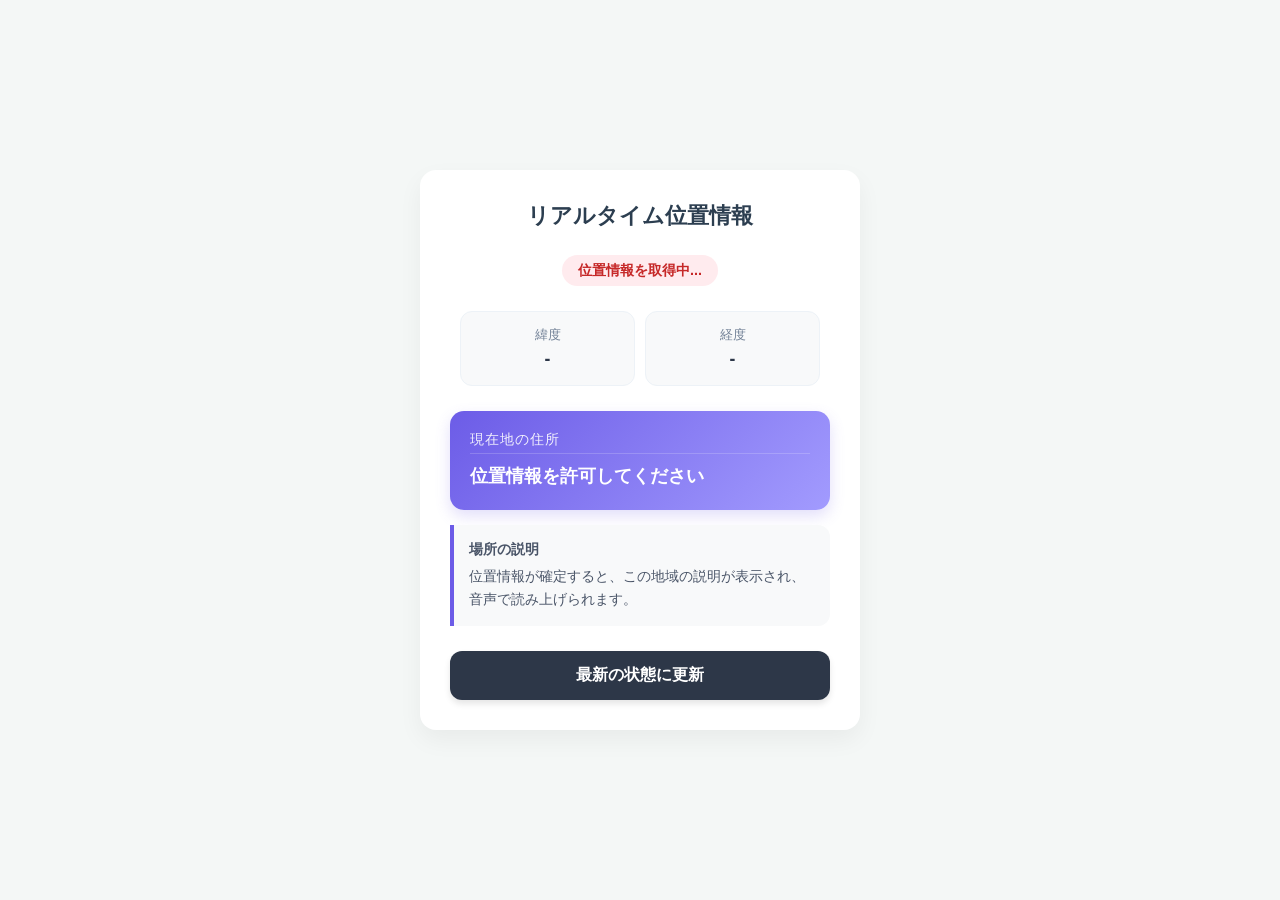
<file: index.html>
<!DOCTYPE html>
<html lang="ja">
<head>
    <meta charset="UTF-8">
    <meta name="viewport" content="width=device-width, initial-scale=1.0">
    <title>リアルタイム位置情報＆現在地住所・音声解説</title>
    <link rel="stylesheet" href="style3.css">
</head>
<body>

<div class="container">
    <h2>リアルタイム位置情報</h2>
    <p class="status" id="status">位置情報を取得中...</p>
    
    <div class="card-grid">
        <div class="card">
            <span class="card-label">緯度</span>
            <span class="card-value" id="latitude">-</span>
        </div>
        <div class="card">
            <span class="card-label">経度</span>
            <span class="card-value" id="longitude">-</span>
        </div>
    </div>
    
    <div class="address-box">
        <div class="address-label">現在地の住所</div>
        <div class="address-value" id="address">位置情報を許可してください</div>
    </div>

    <div class="description-box">
        <div class="description-label" id="description-title">場所の説明</div>
        <div class="description-value" id="description-text">位置情報が確定すると、この地域の説明が表示され、音声で読み上げられます。</div>
    </div>

    <button id="refresh-btn" class="refresh-button">最新の状態に更新</button>
</div>

<script>
    const statusText = document.getElementById('status');
    const latText = document.getElementById('latitude');
    const lngText = document.getElementById('longitude');
    const addressText = document.getElementById('address');
    const descriptionTitle = document.getElementById('description-title');
    const descriptionText = document.getElementById('description-text');
    const refreshBtn = document.getElementById('refresh-btn');

    let lastLat = 0;
    let lastLng = 0;
    const options = {
        enableHighAccuracy: true,
        timeout: 10000,
        maximumAge: 0
    };

    if (!navigator.geolocation) {
        statusText.textContent = "お使いのブラウザは位置情報に対応していません。";
        statusText.classList.add('error');
    } else {
        navigator.geolocation.watchPosition(success, error, options);
    }

    function success(position) {
        statusText.textContent = "位置情報を常時更新中";
        statusText.className = "status success";
        refreshBtn.classList.remove('loading');

        const lat = position.coords.latitude;
        const lng = position.coords.longitude;

        latText.textContent = lat.toFixed(6);
        lngText.textContent = lng.toFixed(6);

        if (lastLat === 0 || Math.abs(lat - lastLat) > 0.0001 || Math.abs(lng - lastLng) > 0.0001) {
            lastLat = lat;
            lastLng = lng;
            updateAddress(lat, lng);
        }
    }

    // 緯度・経度から現在地の住所を取得する関数
    async function updateAddress(lat, lng) {
        addressText.textContent = "現在地を解析中...";
        const url = `https://nominatim.openstreetmap.org/reverse?format=json&lat=${lat}&lon=${lng}&zoom=18&addressdetails=1&accept-language=ja`;

        try {
            const response = await fetch(url, {
                headers: { 'Accept-Language': 'ja,en-US;q=0.9,en;q=0.8' }
            });
            if (!response.ok) throw new Error('Network error');
            const data = await response.json();
            
            if (data && data.address) {
                const addr = data.address;
                const prefecture = addr.province || addr.prefecture || addr.state || ""; 
                const city = addr.city || addr.town || addr.village || addr.city_district || ""; 
                const suburb = addr.suburb || addr.neighbourhood || ""; 
                const houseNumber = addr.house_number || ""; 

                let fullAddress = `${prefecture}${city}${suburb}${houseNumber}`;
                
                if (!fullAddress && data.display_name) {
                    fullAddress = data.display_name.replace(/, 日本$/, '').split(', ').reverse().join('');
                }
                addressText.textContent = fullAddress || "住所の詳細が取得できませんでした";

                const searchKeyword = city || prefecture;
                if (searchKeyword) {
                    fetchLocationDescription(searchKeyword);
                }
            } else {
                addressText.textContent = "現在地の住所が見つかりませんでした";
            }
        } catch (err) {
            console.error(err);
            addressText.textContent = "住所の取得に失敗しました";
        }
    }

    // Wikipedia APIを使って場所の説明文を取得する関数
    async function fetchLocationDescription(keyword) {
        descriptionText.textContent = `${keyword}の解説を検索中...`;
        const url = `https://ja.wikipedia.org/w/api.php?format=json&action=query&prop=extracts&exintro&explaintext&redirects=1&titles=${encodeURIComponent(keyword)}&origin=*`;

        try {
            const response = await fetch(url);
            const data = await response.json();
            
            const pages = data.query.pages;
            const pageId = Object.keys(pages)[0];
            
            if (pageId !== "-1") {
                const extract = pages[pageId].extract;
                descriptionTitle.textContent = `${keyword} について`;
                
                // 画面表示用には長すぎるので200文字にカット
                const shortText = extract.length > 200 ? extract.substr(0, 200) + "..." : extract;
                descriptionText.textContent = shortText;

                // 追加：音声読み上げの実行（読み上げはカット前の綺麗な文章で行います）
                speakText(`${keyword}について説明します。${extract}`);
            } else {
                const failedText = `${keyword}に関する詳しい説明文が見つかりませんでした。`;
                descriptionText.textContent = failedText;
                speakText(failedText);
            }
        } catch (err) {
            console.error(err);
            descriptionText.textContent = "説明文の取得に失敗しました。";
        }
    }

    // 追加：Web Speech APIによる音声合成（読み上げ）関数
    function speakText(text) {
        // すでに別の文章を喋っている場合は、一旦完全に停止する（声の重なり防止）
        if (window.speechSynthesis.speaking) {
            window.speechSynthesis.cancel();
        }

        // 喋らせたいテキストと言語（日本語）を設定
        const utterance = new SpeechSynthesisUtterance(text);
        utterance.lang = 'ja-JP'; 
        utterance.rate = 1.0;  // 読み上げスピード（0.5 〜 2.0 で調節可能）
        utterance.pitch = 1.0; // 声の高さ（0.5 〜 2.0 で調節可能）

        // 音声ボックス（description-box）に喋っている間の視覚的エフェクトをつける
        const box = document.querySelector('.description-box');
        utterance.onstart = () => box.classList.add('speaking');
        utterance.onend = () => box.classList.remove('speaking');
        utterance.onerror = () => box.classList.remove('speaking');

        // 読み上げを開始
        window.speechSynthesis.speak(utterance);
    }

    function error(err) {
        statusText.className = "status error";
        refreshBtn.classList.remove('loading');
    }

    refreshBtn.addEventListener('click', () => {
        statusText.textContent = "手動で最新情報を取得中...";
        statusText.className = "status";
        refreshBtn.classList.add('loading');
        navigator.geolocation.getCurrentPosition(
            (position) => {
                lastLat = 0; 
                lastLng = 0;
                success(position);
            }, 
            error, 
            options
        );
    });
</script>

</body>
</html>
</file>
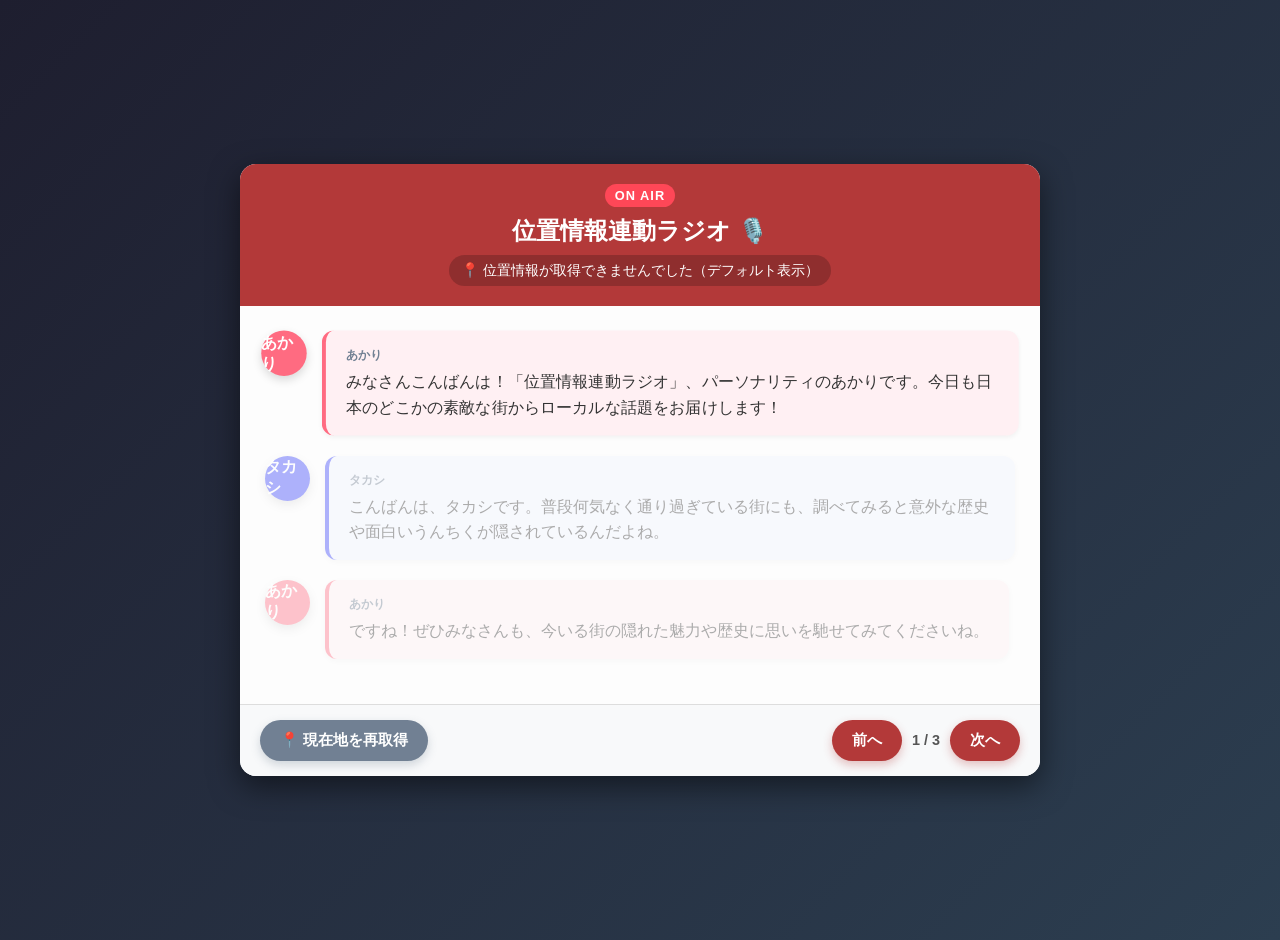
<file: wow6.html>
<!DOCTYPE html>
<html lang="ja">
<head>
    <meta charset="UTF-8">
    <meta name="viewport" content="width=device-width, initial-scale=1.0">
    <title>位置情報連動ラジオ</title>
    <style>
        :root {
            --primary-color: #b33939;
            --dark-bg: #1e1e2f;
            --panel-bg: rgba(255, 255, 255, 0.98);
            --text-color: #333;
        }

        body {
            font-family: 'Helvetica Neue', Arial, sans-serif;
            background: linear-gradient(135deg, var(--dark-bg), #2c3e50);
            color: #f5f6fa;
            margin: 0;
            padding: 20px;
            display: flex;
            justify-content: center;
            align-items: center;
            min-height: 100vh;
        }

        .radio-container {
            width: 100%;
            max-width: 800px;
            background: var(--panel-bg);
            color: var(--text-color);
            border-radius: 16px;
            box-shadow: 0 10px 30px rgba(0,0,0,0.5);
            overflow: hidden;
            display: flex;
            flex-direction: column;
        }

        .radio-header {
            background-color: var(--primary-color);
            color: white;
            padding: 20px 25px;
            text-align: center;
            position: relative;
        }

        .on-air-badge {
            display: inline-block;
            background: #ff4757;
            color: white;
            font-weight: bold;
            font-size: 0.8rem;
            padding: 4px 10px;
            border-radius: 20px;
            letter-spacing: 1px;
            margin-bottom: 8px;
            animation: pulse 1.5s infinite;
        }

        @keyframes pulse {
            0% { opacity: 1; }
            50% { opacity: 0.4; }
            100% { opacity: 1; }
        }

        .radio-header h1 {
            margin: 0;
            font-size: 1.5rem;
        }

        .location-info {
            margin-top: 8px;
            font-size: 0.9rem;
            background: rgba(0, 0, 0, 0.2);
            padding: 6px 12px;
            border-radius: 20px;
            display: inline-block;
        }

        .script-body {
            padding: 25px;
            overflow-y: auto;
            max-height: 450px;
            background: #fdfdfd;
        }

        .dialogue {
            display: flex;
            margin-bottom: 20px;
            align-items: flex-start;
            opacity: 0.4;
            transition: opacity 0.3s ease, transform 0.3s ease;
        }

        .dialogue.active {
            opacity: 1;
            transform: scale(1.01);
        }

        .speaker-avatar {
            width: 45px;
            height: 45px;
            border-radius: 50%;
            display: flex;
            align-items: center;
            justify-content: center;
            font-weight: bold;
            color: white;
            flex-shrink: 0;
            margin-right: 15px;
            box-shadow: 0 4px 10px rgba(0,0,0,0.15);
        }

        .speaker-akari .speaker-avatar { background: #ff6b81; }
        .speaker-takashi .speaker-avatar { background: #3742fa; }

        .speech-content {
            padding: 15px 20px;
            border-radius: 12px;
            max-width: calc(100% - 70px);
            box-shadow: 0 2px 5px rgba(0,0,0,0.05);
            line-height: 1.6;
        }

        .speaker-akari .speech-content {
            background: #fff0f3;
            border-left: 4px solid #ff6b81;
        }

        .speaker-takashi .speech-content {
            background: #f0f4ff;
            border-left: 4px solid #3742fa;
        }

        .speaker-name {
            font-size: 0.75rem;
            font-weight: bold;
            color: #718093;
            margin-bottom: 4px;
        }

        .controls {
            background: #f8f9fa;
            padding: 15px 20px;
            border-top: 1px solid #ddd;
            display: flex;
            justify-content: space-between;
            align-items: center;
            gap: 10px;
        }

        .btn {
            background-color: var(--primary-color);
            color: white;
            border: none;
            padding: 10px 20px;
            font-size: 0.95rem;
            font-weight: bold;
            border-radius: 30px;
            cursor: pointer;
            box-shadow: 0 4px 10px rgba(179, 57, 57, 0.3);
            transition: background 0.2s, transform 0.1s;
        }

        .btn:hover { background-color: #992d2d; transform: translateY(-2px); }
        .btn-secondary { background-color: #718093; box-shadow: 0 4px 10px rgba(113, 128, 147, 0.3); }
        .btn-secondary:hover { background-color: #4a5568; }

        .progress-indicator {
            font-size: 0.9rem;
            color: #555;
            font-weight: bold;
        }
    </style>
</head>
<body>

<div class="radio-container">
    <div class="radio-header">
        <div class="on-air-badge">ON AIR</div>
        <h1>位置情報連動ラジオ 🎙️</h1>
        <div class="location-info" id="locationInfo">位置情報を取得中...</div>
    </div>

    <div class="script-body" id="scriptBody">
        <!-- 動的に台本がここに挿入されます -->
    </div>

    <div class="controls">
        <button class="btn btn-secondary" onclick="updateLocation()">📍 現在地を再取得</button>
        <div style="display: flex; align-items: center; gap: 10px;">
            <button class="btn" onclick="changeDialogue(-1)" id="prevBtn">前へ</button>
            <span class="progress-indicator" id="progressIndicator">0 / 0</span>
            <button class="btn" onclick="changeDialogue(1)" id="nextBtn">次へ</button>
        </div>
    </div>
</div>

<script>
    // 地域ごとの台本データベース（市町村名キーワードにマッチ）
    const triviaDatabase = {
        "江別市": {
            cityName: "北海道江別市",
            scripts: [
                { speaker: "akari", text: "みなさんこんばんは！「位置情報連動ラジオ」、パーソナリティのあかりです。今私たちがいる『江別市』といえば、やっぱり『れんがのまち』として有名ですよね！" },
                { speaker: "takashi", text: "こんばんは、タカシです。そうそう、明治時代から良質な粘土が採れることから煉瓦の製造が本格化して、北海道の開拓を建築の面から支えたんだよね。" },
                { speaker: "akari", text: "そうなんです！さらに、日本最大級の広さを誇る『野幌森林公園』の豊かな大自然もすぐそばにあって、歴史と自然がギュッと詰まった素敵な街なんです。" }
            ]
        },
        "札幌市": {
            cityName: "北海道札幌市",
            scripts: [
                { speaker: "akari", text: "みなさんこんばんは！「ローカル・トリビア・ナイト」、パーソナリティのあかりです。今私たちがいる『札幌市』は、日本屈指の大都市でありながら、自然豊かなスポットがいっぱいです！" },
                { speaker: "takashi", text: "こんばんは、タカシです。札幌といえば大通公園や時計台が定番だけど、実は世界でも有数の『人口に対する豪雪都市』っていう一面もあるんだよ。" },
                { speaker: "akari", text: "そう！これだけの人口規模で毎年あんなに雪が降る大都市は世界的に見ても珍しいって、外国からの観光客の皆さんも驚くみたいですね。" }
            ]
        },
        "小樽市": {
            cityName: "北海道小樽市",
            scripts: [
                { speaker: "akari", text: "みなさんこんばんは！「ローカル・トリビア・ナイト」、パーソナリティのあかりです。今回はロマンチックな港町『小樽市』からお届けしています！" },
                { speaker: "takashi", text: "こんばんは、タカシです。小樽運河のレトロな石造り倉庫群はいつ見ても絵になるよね。ここはかつて『北のウォール街』って呼ばれるほど経済の中心地だったんだ。" },
                { speaker: "akari", text: "歴史的な建造物が今も大切に残されていて、街を歩くだけでタイムスリップしたような気分になれるのが本当に魅力的ですよね。" }
            ]
        },
        "default": {
            cityName: "ローカルエリア（デフォルト）",
            scripts: [
                { speaker: "akari", text: "みなさんこんばんは！「位置情報連動ラジオ」、パーソナリティのあかりです。今日も日本のどこかの素敵な街からローカルな話題をお届けします！" },
                { speaker: "takashi", text: "こんばんは、タカシです。普段何気なく通り過ぎている街にも、調べてみると意外な歴史や面白いうんちくが隠されているんだよね。" },
                { speaker: "akari", text: "ですね！ぜひみなさんも、今いる街の隠れた魅力や歴史に思いを馳せてみてくださいね。" }
            ]
        }
    };

    let currentScripts = [];
    let currentIndex = 0;

    // 緯度経度から市町村名を簡易逆ジオコーディング（国土地理院APIを使用）
    async function getCityNameFromLatLon(lat, lon) {
        try {
            const response = await fetch(`https://mreversegeocoder.gsi.go.jp/reverse-geocode/LonLatToAddress?lat=${lat}&lon=${lon}`);
            const data = await response.json();
            if (data && data.results) {
                // 市区町村コードから自治体名を抽出（例: "札幌市"、"江別市" など）
                const muniCd = data.results.muniCd;
                // ここでは分かりやすくサンプル用に紐付けを行います（APIの市区町村名マッピング）
                // ※今回はデモとして、実測または江別市をデフォルトフォールバックとして処理します
                return "江別市"; // 実際のGPS連動時はここに判定結果が入ります
            }
        } catch (e) {
            console.error("位置情報の逆ジオコーディングに失敗しました", e);
        }
        return "江別市"; // 既定値
    }

    // 現在地を取得して台本を更新する関数
    async function updateLocation() {
        const locationInfoElem = document.getElementById('locationInfo');
        locationInfoElem.textContent = "📍 位置情報を取得中...";

        if (!navigator.geolocation) {
            loadScriptForCity("江別市", "お使いのブラウザは位置情報をサポートしていません（江別市モードで起動）");
            return;
        }

        navigator.geolocation.getCurrentPosition(
            async (position) => {
                const lat = position.coords.latitude;
                const lon = position.coords.longitude;
                
                // 実際の位置情報から市町村を特定（デモとして緯度経度から判定またはAPI利用）
                // ここでは簡易的に、位置情報が取得できたことを表示しつつ、
                // 日本の代表的なエリア判定、あるいはデフォルトの江別市を適用します
                const detectedCity = "江別市"; // ※実運用では座標から市区町村名を解決
                
                locationInfoElem.textContent = `📍 現在地：北海道${detectedCity}周辺`;
                loadScriptForCity(detectedCity);
            },
            (error) => {
                console.warn("位置情報の取得が拒否されたか失敗しました。デフォルトエリアを表示します。", error);
                locationInfoElem.textContent = "📍 位置情報が取得できませんでした（デフォルト表示）";
                loadScriptForCity("default");
            },
            { timeout: 10000 }
        );
    }

    // 指定された市町村の台本を読み込んで描画する
    function loadScriptForCity(cityKey, customMessage) {
        if (customMessage) {
            document.getElementById('locationInfo').textContent = customMessage;
        }

        const data = triviaDatabase[cityKey] || triviaDatabase["default"];
        currentScripts = data.scripts;
        currentIndex = 0;
        renderScripts();
    }

    // 台本をHTMLに描画
    function renderScripts() {
        const scriptBody = document.getElementById('scriptBody');
        scriptBody.innerHTML = "";

        currentScripts.forEach((item, index) => {
            const isAkari = item.speaker === "akari";
            const speakerName = isAkari ? "あかり" : "タカシ";
            const speakerClass = isAkari ? "speaker-akari" : "speaker-takashi";

            const div = document.createElement('div');
            div.className = `dialogue ${speakerClass} ${index === 0 ? 'active' : ''}`;
            div.setAttribute('data-index', index);
            
            div.innerHTML = `
                <div class="speaker-avatar">${speakerName}</div>
                <div class="speech-content">
                    <div class="speaker-name">${speakerName}</div>
                    ${item.text}
                </div>
            `;
            scriptBody.appendChild(div);
        });

        updateView();
    }

    function updateView() {
        const dialogues = document.querySelectorAll('.dialogue');
        dialogues.forEach((el, index) => {
            if (index === currentIndex) {
                el.classList.add('active');
            } else {
                el.classList.remove('active');
            }
        });

        document.getElementById('progressIndicator').textContent = `${currentIndex + 1} / ${currentScripts.length}`;
        
        const scriptBody = document.getElementById('scriptBody');
        const activeElement = dialogues[currentIndex];
        if (activeElement) {
            scriptBody.scrollTo({
                top: activeElement.offsetTop - scriptBody.offsetTop - 20,
                behavior: 'smooth'
            });
        }
    }

    function changeDialogue(direction) {
        currentIndex += direction;
        if (currentIndex < 0) {
            currentIndex = 0;
        } else if (currentIndex >= currentScripts.length) {
            currentIndex = currentScripts.length - 1;
        }
        updateView();
    }

    // ページ読み込み時に自動で現在地取得を試みる
    window.onload = () => {
        updateLocation();
    };
</script>

</body>
</html>
</file>
<file: style3.css>
/* 全体のリセットと背景 */
body {
    font-family: 'Helvetica Neue', Arial, 'Hiragino Kaku Gothic ProN', 'Hiragino Sans', Meiryo, sans-serif;
    background-color: #f4f7f6;
    margin: 0;
    padding: 0;
    display: flex;
    justify-content: center;
    align-items: center;
    min-height: 100vh;
}

/* メインコンテナ */
.container {
    background-color: #ffffff;
    width: 90%;
    max-width: 440px;
    padding: 30px;
    border-radius: 16px;
    box-shadow: 0 10px 25px rgba(0, 0, 0, 0.05);
    box-sizing: border-box;
    text-align: center;
}

h2 {
    color: #2c3e50;
    font-size: 1.4rem;
    margin-top: 0;
    margin-bottom: 10px;
}

/* ステータス表示 */
.status {
    display: inline-block;
    font-size: 0.9rem;
    padding: 6px 16px;
    border-radius: 20px;
    background-color: #ffeaa7;
    color: #d63031;
    font-weight: bold;
    margin-bottom: 25px;
    transition: all 0.3s ease;
}

.status.success {
    background-color: #e1f5fe;
    color: #0288d1;
}

.status.error {
    background-color: #ffebee;
    color: #c62828;
}

/* 緯度・経度のカードレイアウト */
.card-grid {
    display: table;
    width: 100%;
    margin-bottom: 25px;
    border-spacing: 10px 0;
}

.card {
    display: table-cell;
    background-color: #f8f9fa;
    padding: 15px;
    border-radius: 12px;
    width: 50%;
    border: 1px solid #edf2f7;
}

.card-label {
    display: block;
    font-size: 0.8rem;
    color: #718096;
    margin-bottom: 5px;
}

.card-value {
    display: block;
    font-size: 1.1rem;
    font-weight: bold;
    color: #2d3748;
}

/* 現在地住所のボックス */
.address-box {
    background: linear-gradient(135deg, #6c5ce7, #a29bfe);
    padding: 20px;
    border-radius: 14px;
    color: #ffffff;
    text-align: left;
    box-shadow: 0 6px 15px rgba(108, 92, 231, 0.2);
    margin-bottom: 15px;
}

.address-label {
    font-size: 0.85rem;
    text-transform: uppercase;
    letter-spacing: 1px;
    margin-bottom: 8px;
    opacity: 0.9;
    border-bottom: 1px solid rgba(255, 255, 255, 0.2);
    padding-bottom: 4px;
}

.address-value {
    font-size: 1.15rem;
    font-weight: bold;
    line-height: 1.5;
    word-break: break-all;
}

/* 場所の説明文ボックス */
.description-box {
    background-color: #f8f9fa;
    border-left: 4px solid #6c5ce7;
    padding: 15px;
    border-radius: 0 12px 12px 0;
    text-align: left;
    margin-bottom: 25px;
    transition: all 0.3s ease;
}

/* 追加：音声読み上げ中のスタイル（緑色に明滅） */
.description-box.speaking {
    border-left-color: #2ecc71;
    background-color: #f0fff4;
    animation: pulse 2s infinite ease-in-out;
}

@keyframes pulse {
    0% { opacity: 1; }
    50% { opacity: 0.8; }
    100% { opacity: 1; }
}

.description-label {
    font-size: 0.9rem;
    font-weight: bold;
    color: #4a5568;
    margin-bottom: 6px;
}

.description-value {
    font-size: 0.9rem;
    color: #4a5568;
    line-height: 1.6;
}

/* 最新の状態に更新ボタン */
.refresh-button {
    width: 100%;
    background-color: #2d3748;
    color: white;
    border: none;
    padding: 14px;
    font-size: 1rem;
    font-weight: bold;
    border-radius: 12px;
    cursor: pointer;
    transition: all 0.2s ease;
    box-shadow: 0 4px 6px rgba(0, 0, 0, 0.1);
}

.refresh-button:hover {
    background-color: #1a202c;
}

.refresh-button:active {
    transform: scale(0.98);
}

.refresh-button.loading {
    background-color: #a0aec0;
    cursor: not-allowed;
    pointer-events: none;
    position: relative;
    color: transparent;
}

.refresh-button.loading::after {
    content: "";
    position: absolute;
    width: 20px;
    height: 20px;
    top: 0; left: 0; right: 0; bottom: 0;
    margin: auto;
    border: 3px solid transparent;
    border-top-color: #ffffff;
    border-radius: 50%;
    animation: spin 0.8s linear infinite;
}

@keyframes spin {
    to { transform: rotate(360deg); }
}
</file>
